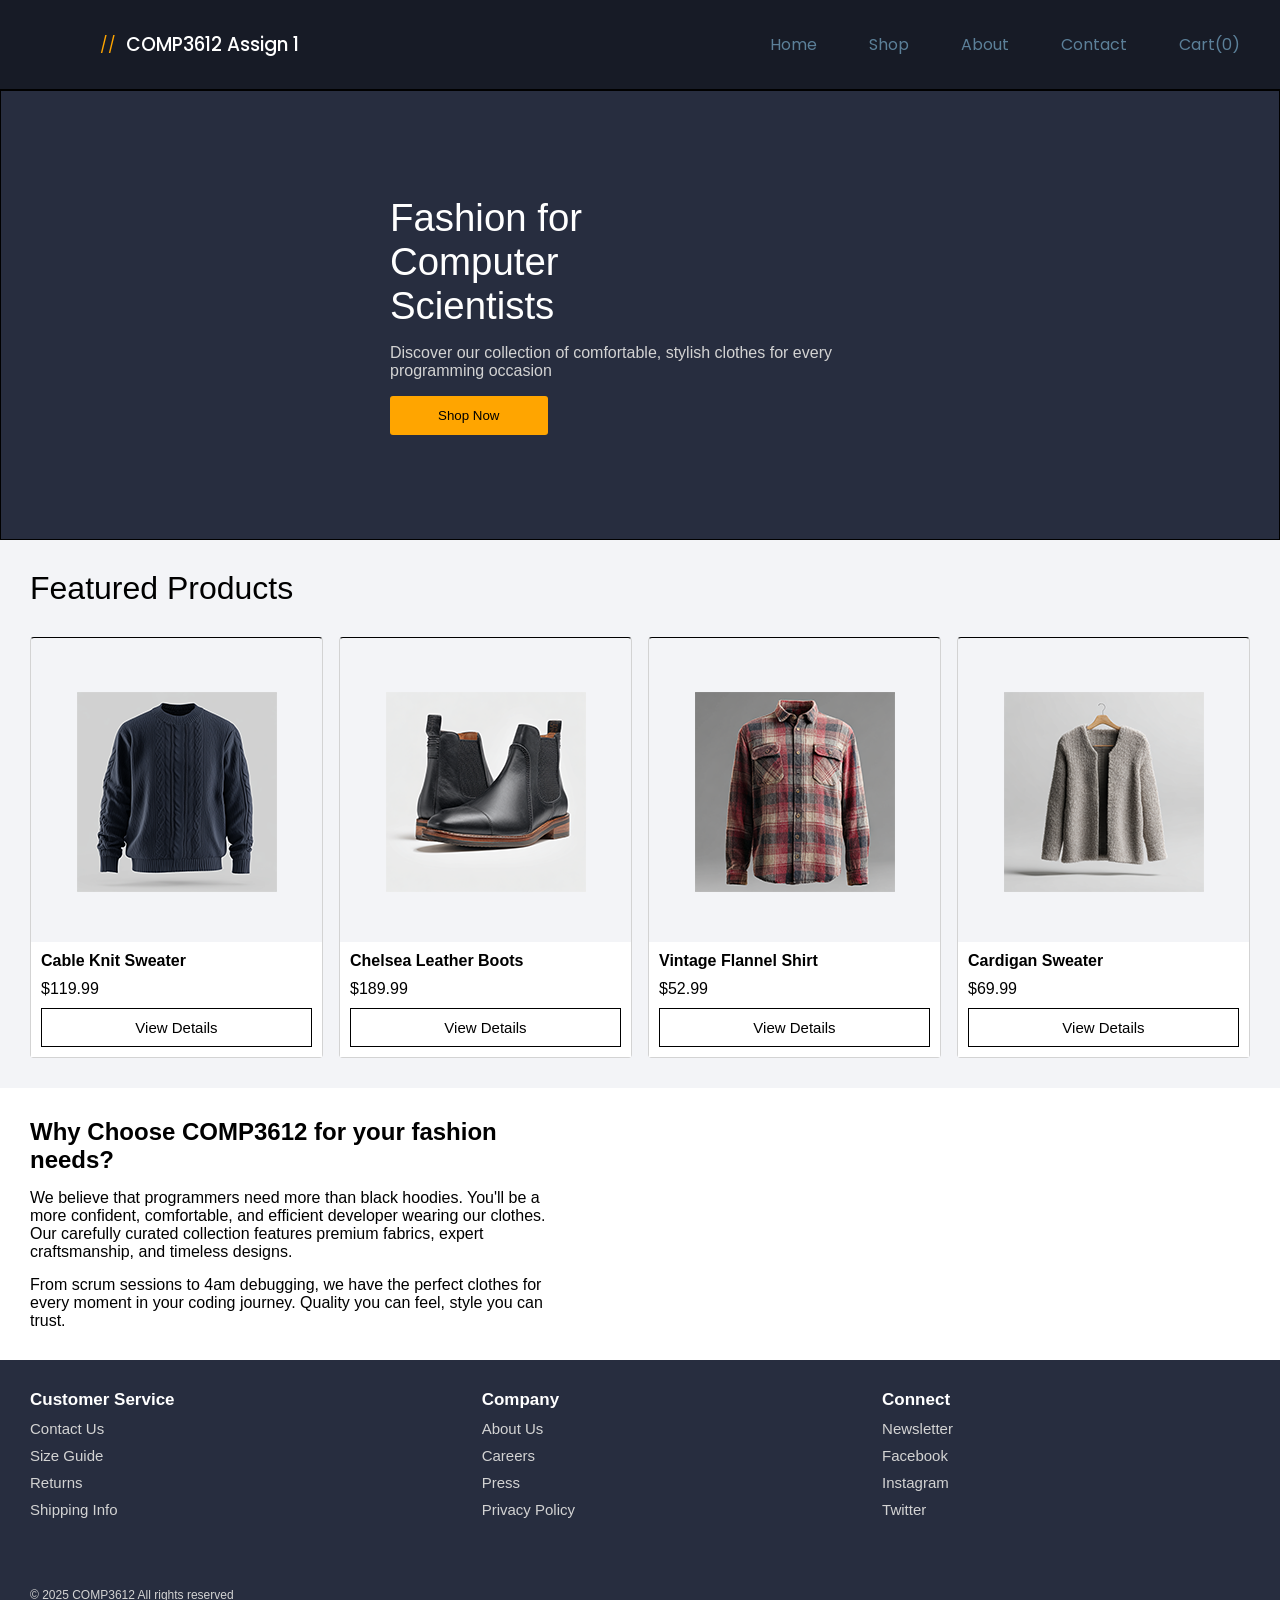
<file: index.html>
<!DOCTYPE html>
<html lang="en">
<head>
    <meta charset="UTF-8">
    <meta name="viewport" content="width=device-width, initial-scale=1.0">
    <title>Home</title>
    <link rel="stylesheet" href="styles.css">
    <link rel="preconnect" href="https://fonts.googleapis.com">
    <link rel="preconnect" href="https://fonts.gstatic.com" crossorigin>
    <link href="https://fonts.googleapis.com/css2?family=Fraunces:ital,opsz,wght@0,9..144,100..900;1,9..144,100..900&family=Poppins:ital,wght@0,100;0,200;0,300;0,400;0,500;0,600;0,700;0,800;0,900;1,100;1,200;1,300;1,400;1,500;1,600;1,700;1,800;1,900&display=swap" rel="stylesheet">
</head>
<body>
    <nav class="nav-bar">
        <div class="nav-title-container">
            <p class="title-slashes">//</p>
            <p class="nav-title">COMP3612 Assign 1</p>
        </div>
        <ul class="nav-items">
            <li><a href="index.html">Home</a></li>
            <li><a href="#">Shop</a></li>
            <li><a href="about.html">About</a></li>
            <li><a href="#">Contact</a></li>
            <li><a href="#">Cart(0)</a></li>
        </ul>
    </nav>
    <main class="home">
        <section class="main-body">
            <div class="main-content">
                <h1 class="main-title">Fashion for Computer Scientists</h1>
                <p class="main-sub">Discover our collection of comfortable, stylish clothes for every programming occasion</p>
                <button class="shop-now">Shop Now</button>
            </div>
        </section>
        <section class="feat-products">
            <h2>Featured Products</h2>
            <div class="products-container">
                <div class="card">
                    <div class="img-container">
                        <img class="card-img" src="data/images/003-small-front.png">
                    </div>
                    <div class="card-details">
                        <p class="card-name">Cable Knit Sweater</p>
                        <p class="card-price">$119.99</p>
                        <a href="product.html">
                            <button class="card-button" >View Details</button>
                        </a>
                    </div>
                </div>
                <div class="card">
                    <div class="img-container">
                        <img class="card-img" src="data/images/008-small-front.png">
                    </div>
                    <div class="card-details">
                        <p class="card-name">Chelsea Leather Boots</p>
                        <p class="card-price">$189.99</p>
                        <button class="card-button">View Details</button>
                    </div>
                </div>
                <div class="card">
                    <div class="img-container">
                        <img class="card-img" src="data/images/011-small-front.png">
                    </div>
                    <div class="card-details">
                        <p class="card-name">Vintage Flannel Shirt</p>
                        <p class="card-price">$52.99</p>
                        <button class="card-button">View Details</button>
                    </div>
                </div>
                <div class="card">
                    <div class="img-container">
                        <img class="card-img" src="data/images/009-small-front.png">
                    </div>
                    <div class="card-details">
                        <p class="card-name">Cardigan Sweater</p>
                        <p class="card-price">$69.99</p>
                        <button class="card-button">View Details</button>
                    </div>
                </div>
            </div>
        </section>
        <section class="text">
            
                <h2>Why Choose COMP3612 for your fashion needs?</h2>
                <p>We believe that programmers need more than black hoodies. You'll be a more confident, comfortable, and efficient developer wearing our clothes. Our carefully curated collection features premium fabrics, expert craftsmanship, and timeless designs.</p>
                <p>From scrum sessions to 4am debugging, we have the perfect clothes for every moment in your coding journey. Quality you can feel, style you can trust.</p>
            
        </section>
    </main>
    <footer>
        <div class="footer-container">
            <p class="footer-header">Customer Service</p>
            <a href="#">Contact Us</a>
            <a href="#">Size Guide</a>
            <a href="#">Returns</a>
            <a href="#">Shipping Info</a>
            <p class="footer-header">Company</p>
            <a href="#">About Us</a>
            <a href="#">Careers</a>
            <a href="#">Press</a>
            <a href="#">Privacy Policy</a>
            <p class="footer-header">Connect</p>
            <a href="#">Newsletter</a>
            <a href="#">Facebook</a>
            <a href="#">Instagram</a>
            <a href="#">Twitter</a>
        </div>
        <p class="footer-note">&copy; 2025 COMP3612 All rights reserved</p>
    </footer>
</body>
</html>
</file>
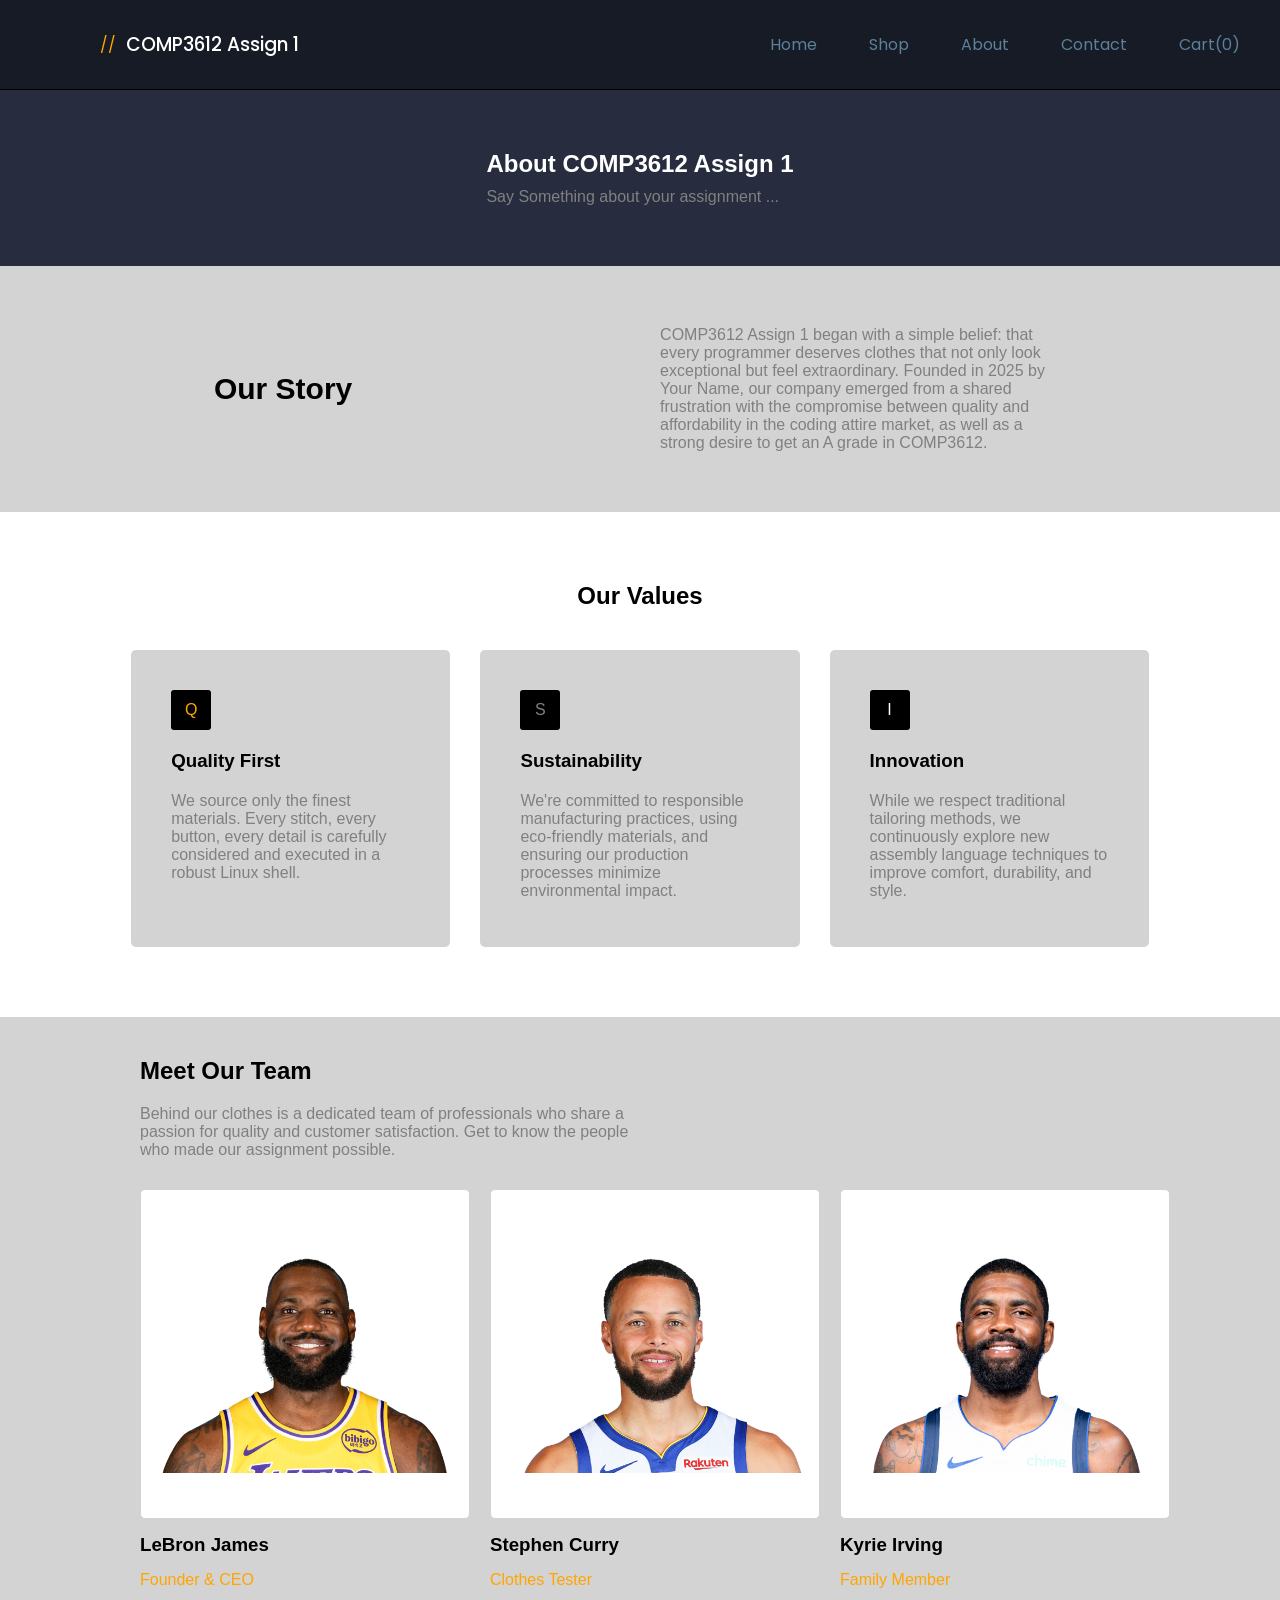
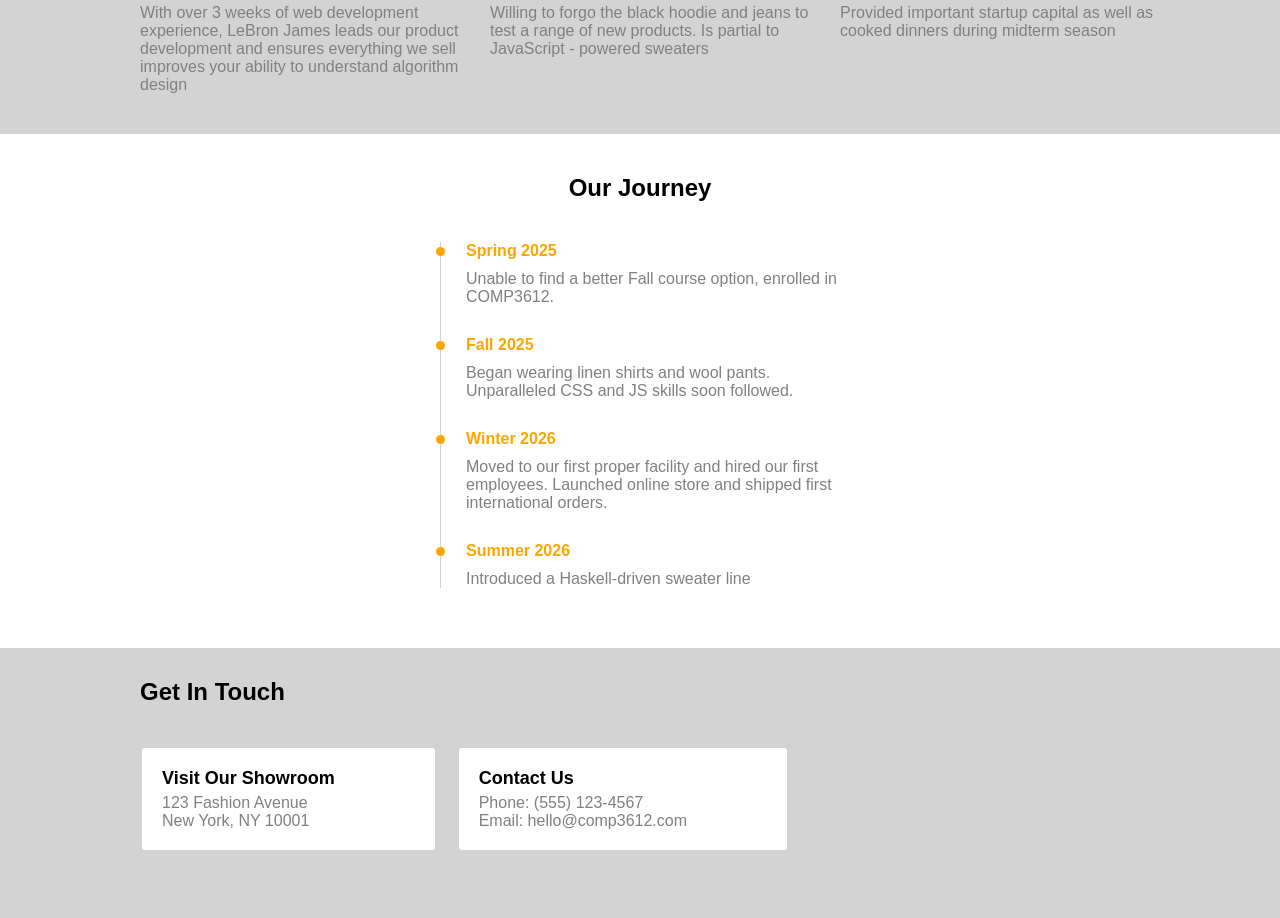
<file: about.html>
<!DOCTYPE html>
<html lang="en">
<head>
    <meta charset="UTF-8">
    <meta name="viewport" content="width=device-width, initial-scale=1.0">
    <title>About</title>
    <link rel="stylesheet" href="styles.css">
    <link rel="preconnect" href="https://fonts.googleapis.com">
    <link rel="preconnect" href="https://fonts.gstatic.com" crossorigin>
    <link href="https://fonts.googleapis.com/css2?family=Fraunces:ital,opsz,wght@0,9..144,100..900;1,9..144,100..900&family=Poppins:ital,wght@0,100;0,200;0,300;0,400;0,500;0,600;0,700;0,800;0,900;1,100;1,200;1,300;1,400;1,500;1,600;1,700;1,800;1,900&display=swap" rel="stylesheet">
</head>
<body>
    <nav class="nav-bar">
        <div class="nav-title-container">
            <p class="title-slashes">//</p>
            <p class="nav-title">COMP3612 Assign 1</p>
        </div>
        <ul class="nav-items">
            <li><a href="index.html">Home</a></li>
            <li><a href="#">Shop</a></li>
            <li><a href="about.html">About</a></li>
            <li><a href="#">Contact</a></li>
            <li><a href="#">Cart(0)</a></li>
        </ul>
    </nav>
    <main class="about-page">
        <section class="about">
            <div class="about-container">
                <h1>About COMP3612 Assign 1</h1>
                <p>Say Something about your assignment ...</p>
            </div>
        </section>
        <section class="our-story">
            <div class="story-container">
                <h2>Our Story</h2>
                <p>COMP3612 Assign 1 began with a simple belief: that every programmer deserves clothes that not only look exceptional but feel extraordinary. Founded in 2025 by Your Name, our company emerged from a shared frustration with the compromise between quality and affordability in the coding attire market, as well as a strong desire to get an A grade in COMP3612.</p>
            </div>
        </section>
        <section class="our-values">
            <h2>Our Values</h2>
            <div class="our-values-container">
                <div class="val-card">
                   <p class="val-quality">Q</p>
                   <h3>Quality First</h3>
                   <p class="val-text">We source only the finest materials. Every stitch, every button, every detail is carefully considered and executed in a robust Linux shell.</p>
                </div>
                <div class="val-card">
                    <p class="val-sustain">S</p>
                    <h3>Sustainability</h3>
                    <p class="val-text">We're committed to responsible manufacturing practices, using eco-friendly materials, and ensuring our production processes minimize environmental impact.</p>
                </div>
                <div class="val-card">
                    <p class="val-innovation">I</p>
                    <h3>Innovation</h3>
                    <p class="val-text">While we respect traditional tailoring methods, we continuously explore new assembly language techniques to improve comfort, durability, and style.</p>
                </div>
            </div>
        </section>
        <section class="meet-our-team">
            <h2>Meet Our Team</h2>
            <p class="team-descrip">Behind our clothes is a dedicated team of professionals who share a passion for quality and customer satisfaction. Get to know the people who made our assignment possible.</p>
            <div class="photo-container">
                <div class="person">
                    <div class="person-photo">
                        <img src="data/images/lebron.png" alt="LeBron James" width="600" height="436">
                    </div>
                    <h3 class="person-name">LeBron James</h3>
                    <p class="person-title">Founder & CEO</p>
                    <p class="person-descrip">With over 3 weeks of web development experience, LeBron James leads our product development and ensures everything we sell improves your ability to understand algorithm design</p>
                </div>
                <div class="person">
                    <div class="person-photo">
                        <img src="data/images/curry.png" alt="Stephen Curry" width="600" height="436">
                    </div>
                    <h3 class="person-name">Stephen Curry</h3>
                    <p class="person-title">Clothes Tester</p>
                    <p class="person-descrip">Willing to forgo the black hoodie and jeans to test a range of new products. Is partial to JavaScript - powered sweaters</p>
                </div>
                <div class="person">
                    <div class="person-photo">
                        <img src="data/images/kyrie.png" alt="Kyrie Irving" width="600" height="436">
                    </div>
                    <h3 class="person-name">Kyrie Irving</h3>
                    <p class="person-title">Family Member</p>
                    <p class="person-descrip">Provided important startup capital as well as cooked dinners during midterm season</p>
                </div>
            </div>
        </section>
        <section class="our-journey">
            <h2>Our Journey</h2>
            <div class="timeline-container">
                <ul class="timeline-list">
                    <li class="timeline-data">
                        <h3 class="timeline-date">Spring 2025</h3>
                        <p class="timeline-text">Unable to find a better Fall course option, enrolled in COMP3612.</p>
                    </li>
                    <li class="timeline-data">
                        <h3 class="timeline-date">Fall 2025</h3>
                        <p class="timeline-text">Began wearing linen shirts and wool pants. Unparalleled CSS and JS skills soon followed.</p>
                    </li>
                    <li class="timeline-data">
                        <h3 class="timeline-date">Winter 2026</h3>
                        <p class="timeline-text">Moved to our first proper facility and hired our first employees. Launched online store and shipped first international orders.</p>
                    </li>
                    <li class="timeline-data">
                        <h3 class="timeline-date">Summer 2026</h3>
                        <p class="timeline-text">Introduced a Haskell-driven sweater line</p>
                    </li>
                </ul>
            </div>
        </section>
        <section class="contact">
            <h2>Get In Touch</h2>
            <div class="contact-container">
                <div class="contact-card">
                    <p class="contact-title">Visit Our Showroom</p>
                    <p class="contact-info">123 Fashion Avenue</p>
                    <p class="contact-info">New York, NY 10001</p>
                </div>
                <div class="contact-card">
                    <p class="contact-title">Contact Us</p>
                    <p class="contact-info">Phone: (555) 123-4567</p>
                    <p class="contact-info">Email: hello@comp3612.com</p>
                </div>
            </div>
        </section>
    </main>
</body>
</html>
</file>
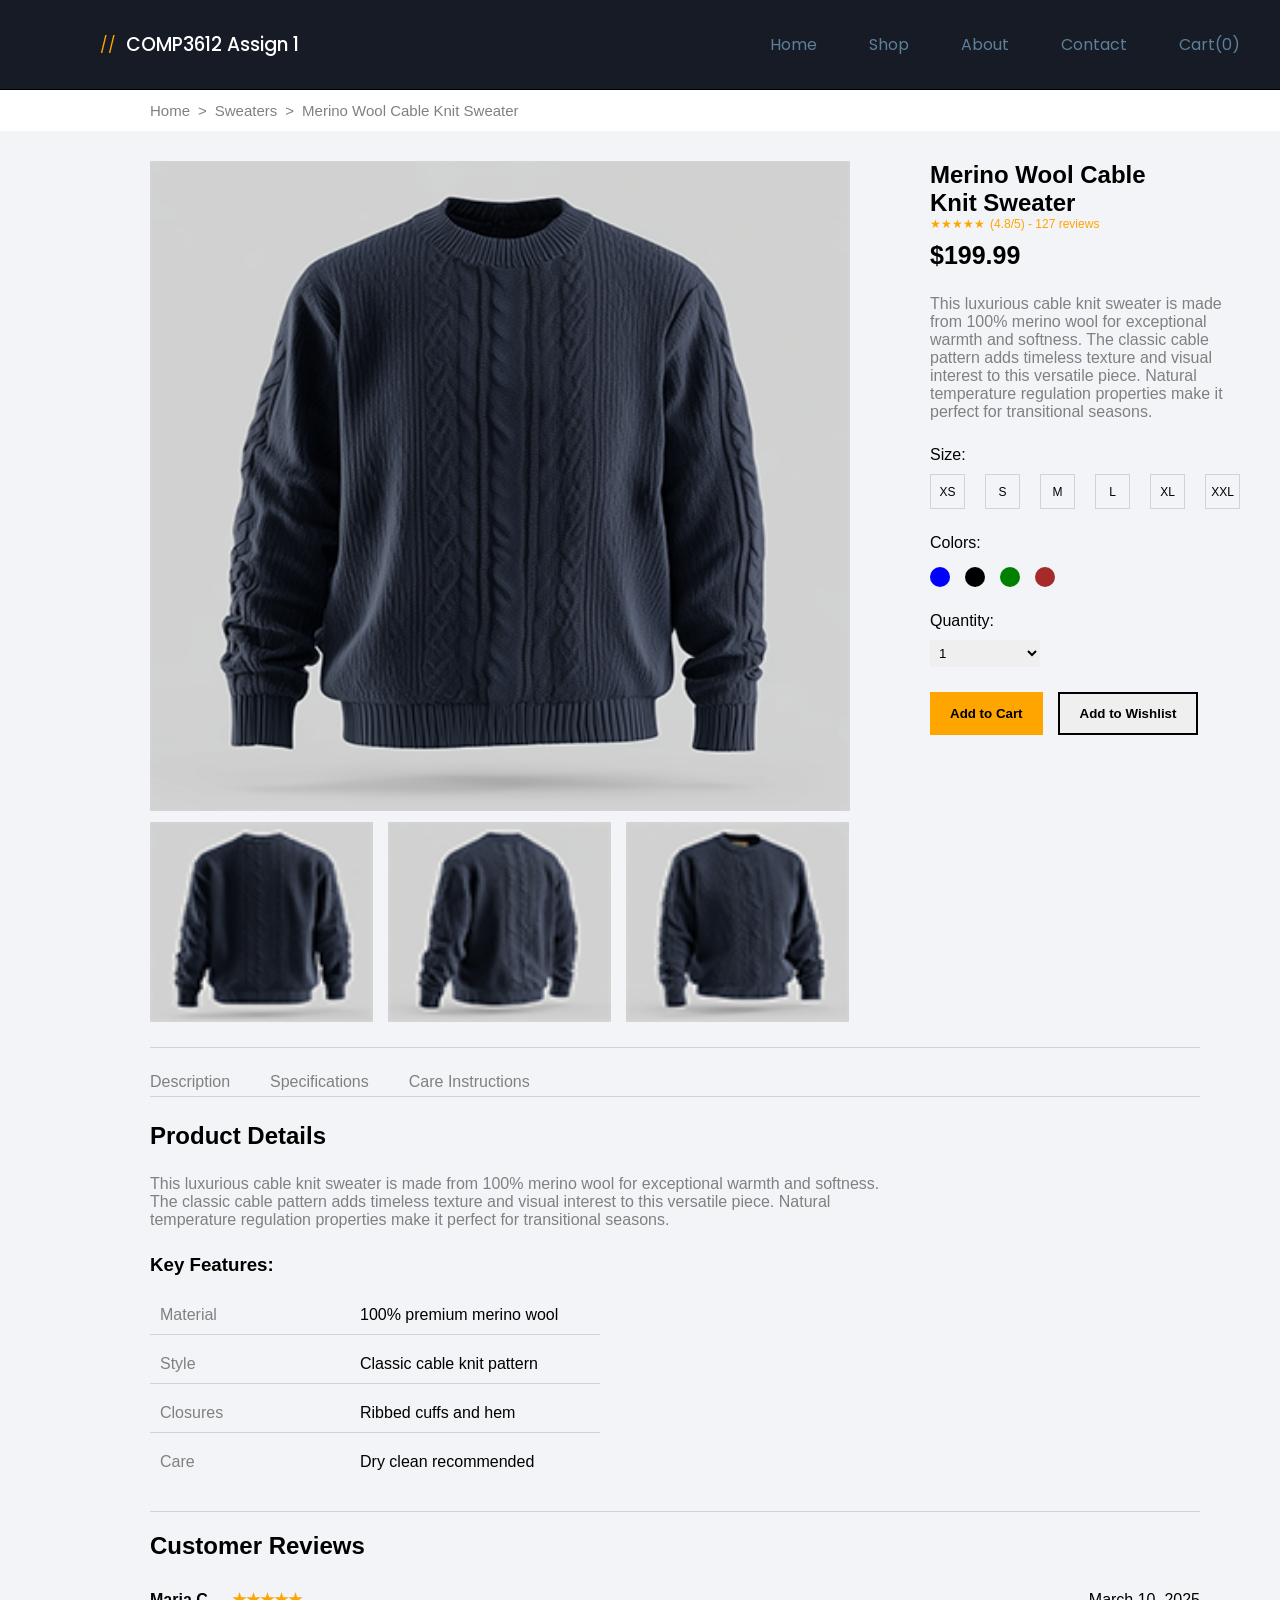
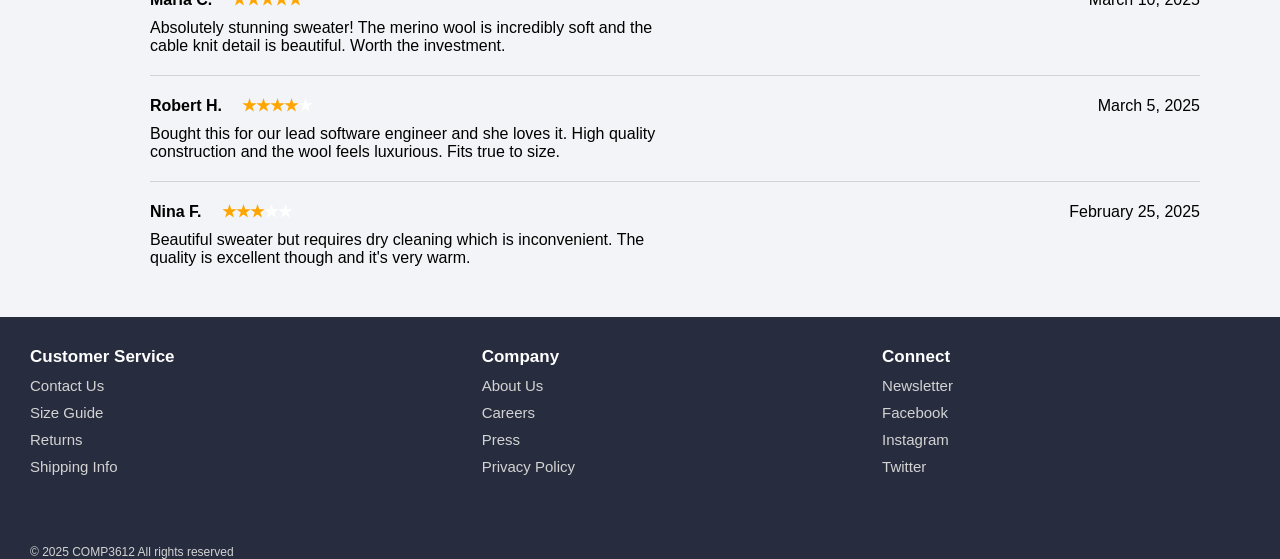
<file: product.html>
<!DOCTYPE html>
<html lang="en">
<head>
    <meta charset="UTF-8">
    <meta name="viewport" content="width=device-width, initial-scale=1.0">
    <link rel="stylesheet" href="styles.css">
    <link rel="preconnect" href="https://fonts.googleapis.com">
    <link rel="preconnect" href="https://fonts.gstatic.com" crossorigin>
    <link href="https://fonts.googleapis.com/css2?family=Fraunces:ital,opsz,wght@0,9..144,100..900;1,9..144,100..900&family=Poppins:ital,wght@0,100;0,200;0,300;0,400;0,500;0,600;0,700;0,800;0,900;1,100;1,200;1,300;1,400;1,500;1,600;1,700;1,800;1,900&display=swap" rel="stylesheet">
    <title>Products</title>
</head>
<body>
    <nav class="nav-bar">
        <div class="nav-title-container">
            <p class="title-slashes">//</p>
            <p class="nav-title">COMP3612 Assign 1</p>
        </div>
        <ul class="nav-items">
            <li><a href="index.html">Home</a></li>
            <li><a href="#">Shop</a></li>
            <li><a href="about.html">About</a></li>
            <li><a href="#">Contact</a></li>
            <li><a href="#">Cart(0)</a></li>
        </ul>
    </nav>
    <nav class="product-path" aria-label="Breadcrumb">
        <ol>
            <li><a href="index.html">Home</a></li>
            <li><a href="#">Sweaters</a></li>
            <li aria-current="page">Merino Wool Cable Knit Sweater</li>
        </ol>
    </nav>
    <main class="product">
        <section class="merino">
            <div class="merino-images">
                <figure>
                    <img src="data/images/003-medium-front.png" class="merino-big">
                    <div class="merino-angles">
                        <img src="data//images/003-thumb-back.png">
                        <img src="data//images/003-thumb-back-angle.png">
                        <img src="data/images/003-thumb-front-angle.png">
                    </div>
                </figure>
            </div>
            <div class="merino-info">
                <h2 class="merino-title">Merino Wool Cable Knit Sweater</h2>
                <div class="rating">
                    <p class="stars">★★★★★</p>
                    <p>(4.8/5) - 127 reviews</p>
                </div>
                <form action="https://www.randyconnolly.com/tests/process.php" method="post">
                    <input type="hidden" name="product" value="Merino Wool Cable Knit Sweater">
                    <p class="price">$199.99</p>
                    <p class="merino-descrip">This luxurious cable knit sweater is made from 100% merino wool for exceptional warmth and softness. The classic cable pattern adds timeless texture and visual interest to this versatile piece. Natural temperature regulation properties make it perfect for transitional seasons.</p>
                    <div class="size">
                        <label>Size:</label>
                        <div class="sizes-container">
                            <p>XS</p>
                            <p>S</p>
                            <p>M</p>
                            <p>L</p>
                            <p>XL</p>
                            <p>XXL</p>
                        </div>
                    </div>
                    <div class="colors">
                        <label>Colors: </label>
                        <div class="color-container">
                            <div class="blue"></div>
                            <div class="black"></div>
                            <div class="green"></div>
                            <div class="brown"></div>
                        </div>
                    </div>
                    <div class="quantity">
                        <label for="quantity">Quantity: </label>
                        <select id="quantity" name="quantity">
                            <option>1</option>
                            <option>2</option>
                            <option>3</option>
                            <option>4</option>
                            <option>5</option>
                        </select>
                    </div>
                    <div class="merino-btns">
                        <button type="submit" class="add-cart">Add to Cart</button>
                        <button type="button" class="add-wish">Add to Wishlist</button>
                    </div>
                </form>
            </div>
        </section>
        <div class="product-info">
            <div class="info-container">
                <button type="button">Description</button>
                <button type="button">Specifications</button>
                <button type="button">Care Instructions</button>
            </div>
        </div>
        <section class="product-details">
            <h2>Product Details</h2>
            <p class="product-descrip">This luxurious cable knit sweater is made from 100% merino wool for exceptional warmth and softness. The classic cable pattern adds timeless texture and visual interest to this versatile piece. Natural temperature regulation properties make it perfect for transitional seasons.</p>
            <div class="key-features">
                <h3>Key Features:</h3>
                <div class="feature">
                    <p>Material</p>
                    <p>100% premium merino wool</p>
                </div>
                <div class="feature">
                    <p>Style</p>
                    <p>Classic cable knit pattern</p>
                </div>
                <div class="feature">
                    <p>Closures</p>
                    <p>Ribbed cuffs and hem</p>
                </div>
                <div class="feature-care">
                    <p>Care</p>
                    <p>Dry clean recommended</p>
                </div>
            </div>
        </section>
        <section class="customer-reviews">
            <h2>Customer Reviews</h2>
            <article class="review-container">
                <div class="reviewer">
                        <p>Maria C.</p>
                        <p class="stars">★★★★★</p>
                        <time datetime="2025-03-10">March 10, 2025</time>
                </div>
                <p class="review-text">Absolutely stunning sweater! The merino wool is incredibly soft and the cable knit detail is beautiful. Worth the investment.</p>
            </article>
            <article class="review-container">
                <div class="reviewer">
                    <p>Robert H.</p>
                      <div class="stars-container">
                        <p class="stars">★★★★</p>
                        <p class="star-black">★</p>
                    </div>
                    <time datetime="2025-03-05">March 5, 2025</time>
                </div>
                <p class="review-text">Bought this for our lead software engineer and she loves it. High quality construction and the wool feels luxurious. Fits true to size.</p>
            </article>
            <article class="review-container-nina">
                <div class="reviewer">
                    <p>Nina F.</p>
                    <div class="stars-container">
                        <p class="stars">★★★</p>
                        <p class="star-black">★★</p>
                    </div>

                    <time datetime="2025-02-25">February 25, 2025</time>
                </div>
                <p class="review-text">Beautiful sweater but requires dry cleaning which is inconvenient. The quality is excellent though and it's very warm.</p>
            </article>
        </section>
    </main>
    <footer>
        <div class="footer-container">
            <p class="footer-header">Customer Service</p>
            <a href="#">Contact Us</a>
            <a href="#">Size Guide</a>
            <a href="#">Returns</a>
            <a href="#">Shipping Info</a>
            <p class="footer-header">Company</p>
            <a href="#">About Us</a>
            <a href="#">Careers</a>
            <a href="#">Press</a>
            <a href="#">Privacy Policy</a>
            <p class="footer-header">Connect</p>
            <a href="#">Newsletter</a>
            <a href="#">Facebook</a>
            <a href="#">Instagram</a>
            <a href="#">Twitter</a>
        </div>
        <p class="footer-note">&copy; 2025 COMP3612 All rights reserved</p>
    </footer>
</body>
</html>
</file>
<file: styles.css>
*{
    box-sizing: border-box;
    margin: 0;
}

body{
    font-family: sans-serif;
    display: flex;
    flex-direction: column;
    min-height: 100vh;
}

main{
    display: flex;
    flex-direction: column;
}

.nav-bar{
    display: flex;
    align-items: center;
    border-bottom: 1px solid black;
    justify-content: space-between;
    width: 100%;
    background-color: #171B26;
    font-family: "Poppins", sans-serif;
    height: 10vh;
}

.nav-items{
    display: flex;
    justify-content: space-between;
    gap: 2rem;
    list-style-type:none;
    margin-right: 30px;
}



.nav-items li a {
    text-decoration: none;
    color: #5C8099;
    border-radius: 5px;
    padding: 7px 10px;
}

.nav-items li a:hover{
    background-color: #34495E;
}

.nav-title-container{
    display: flex;
    align-items: center;
    gap: 10px;
    margin-left: 100px;
}

.title-slashes {
    color: orange;
}

.nav-title{
    color: white;
    font-weight: 500;
    font-size: 1.17rem;
}


.main-body{
    background-color: #272D3F;
    height: 50vh;
    width: 100%;
    border: 1px solid;
    display: flex;
    justify-content: center;
    align-items: center;
}

.main-content{
    display: flex;
    flex-direction: column;
    width: 50vh;
    gap: 1rem;
    margin-right: 50px;
}

.main-title{
    color: white;
    font-weight: 300;
    font-size: 2.4rem;
    width: 50%;
    margin: 0;
    
}
 .main-sub{
    color: lightgray;
    font-weight: 100;
    margin: 0;
 }

 .shop-now{
    background-color: orange;
    border: none;
    border-radius: 3px;
    width: 35%;
    padding: 12px ;
 }

 .feat-products{
    background-color: #f3f4f7;
    padding: 30px;

 }

 .feat-products h2 {
    font-weight: 400;
    margin-bottom: 30px;
    font-size: 2rem;
 }

 .products-container{
    display: grid;
    grid-template-columns: repeat(auto-fit, minmax(min(100%, 250px), 1fr));
    gap: 1rem;
 }


 .card{
    border-radius: 4px;
    border: 1px solid lightgray;
    border-top: 1px solid black;
    padding-top: 4px;
    display: flex;
    flex-direction: column;
    
 }

 .card:hover{
    border: 1px solid black;
    border-top: 3px solid orange;
 }

 .img-container{
    display: flex;
    justify-content: center;
    margin: 50px;
    
 }

.card-details{
    background-color: white;
    padding: 10px;
    display: flex;
    flex-direction: column;
    gap: 10px;
    
}

.card-name{
    font-weight: bold;
}

.card-price{
    font-weight: lighter;
}

.card-button{
    width: 100%;
    border: none;
    padding: 10px;
    cursor: pointer;
    background-color: white;
    border: 1px solid black;
    font-size: 15px;
    
}

.card-button a {
    text-decoration: none;
    color: black;
    font-size: 15px;
}

.card-button:hover{
    a {
        color: white;
    }
    background-color: black;
    color: white;
}

.text{
    padding: 30px;
    display: flex;
    flex-direction: column;
    gap: 15px;
    width: 45%;
}

footer{
    background-color: #272D3F;
    padding: 30px 30px 0px;
    margin-top: auto;
}

.footer-container{
    display: grid;
    grid-auto-flow: column;
    grid-template-rows: repeat(5, auto);
    gap: 10px;
    
}

footer p {
    color: lightgray;
    font-size: 15px;
}

footer a {
    color: lightgray;
    font-size: 15px;
    text-decoration: none;
}

.footer-header{
    color: white;
    font-weight: 600;
    font-size: 17px;
}

.footer-note{
    margin-top: 70px;
    font-size: 12px;
}

.about{
    background-color: #272D3F; 
    display: flex;
    align-items: center;
    flex-direction: column;
    padding: 60px;
    
}

.about h1{
    color: white;
}

.about p{
    color: gray;
}

.about-container{
    display: flex;
    flex-direction: column;
    gap: 10px;
}

.our-story{
    background-color: lightgray;
    padding: 60px;
}

.story-container{
    display: flex;
    justify-content: space-around;
    align-items: center;
    
}

.story-container h2{
    font-size: 30px;
}

.story-container p {
    width: 35%;
    color: gray;
 
}

.our-values{
    padding: 70px;
}

.our-values h2{
    text-align: center;
}

.our-values-container{
    display: grid;
    grid-template-columns: repeat(3, 28%);
    margin-top: 40px;   
    column-gap: 30px;
    justify-content: center;

}

.val-card{
    background-color: lightgray;
    height: 33vh;
    border-radius: 5px;
    display: flex;
    flex-direction: column;
    padding: 40px;
    gap: 20px;
}


.val-text {
    color: gray;
}

.val-quality{
    background-color: black;
    width: 40px;
    aspect-ratio: 1;
    color: orange;
    display: flex;
    justify-content: center;
    align-items: center;
    border-radius: 3px;
}

.val-sustain{
    background-color: black;
    width: 40px;
    aspect-ratio: 1;
    color: gray;
    display: flex;
    justify-content: center;
    align-items: center;
    border-radius: 3px;
}

.val-innovation{
    background-color: black;
    width: 40px;
    aspect-ratio: 1;
    color: white;
    display: flex;
    justify-content: center;
    align-items: center;
    border-radius: 3px;
}

.meet-our-team{
    background-color: lightgray;
    padding: 40px 140px;
}

.team-descrip{
    width: 50%;
    margin: 20px 0px 30px;
    color: gray;
}

.photo-container{
    display: grid;
    grid-template-columns: repeat(3, 33%);
    gap: 20px;
}

.person{
    display: flex;
    flex-direction: column;
    gap: 15px;
    
}

.person-photo{
    display: flex;
    justify-content: center;
    align-items: center;
    background-color: white;
    aspect-ratio: 1;
    overflow: hidden;
    border: 1px solid lightgray;
    border-radius: 5px;
}

.person-photo img{
    display: block;
    max-width: 100%;
    max-height: 100%;
    width: auto;
    height: auto;
    object-fit: contain;
    image-rendering: auto;
}

.person-title{
    color: orange;
    font-weight: 500;
}

.person-descrip{
    color: gray;
}

.our-journey{
    padding: 40px 140px 60px;
}

.our-journey h2{
    text-align: center;
}

.timeline-container{
    display: flex;
    justify-content: center;
    margin-top: 40px;
}

.timeline-list{
    list-style-type: none;
    padding: 0;
    width: 40%;
}


.timeline-data{
    position: relative;
    border-left: 1px solid lightgray;
    padding: 0 0 30px 25px;
}

.timeline-data:last-child{
    padding-bottom: 0;
}


.timeline-data::before{
    content: "";
    position: absolute;
    left: -5px;
    top: 5px;
    width: 9px;
    aspect-ratio: 1;
    border-radius: 50%;
    background-color: orange;
}

.timeline-date{
    font-size: 16px;
    color: orange;
    margin-bottom: 10px;
}

.timeline-text{
    color: gray;
}

.contact{
    background-color: lightgray;
    padding: 30px 140px;
    height: 30vh;
}

.contact-container{
    display: flex;
    gap: 20px;
    margin-top: 40px;
}

.contact-card{
    border: 2px solid lightgray;
    background-color: white;
    padding: 20px;
    padding-right: 100px;
    border-radius: 5px;
}


.contact-title{
    font-weight: bold;
    font-size: 18px;
    margin-bottom: 5px;
}


.contact-info{
    color: gray;
}

.product{
    background-color: #f3f4f7;
    padding: 30px 80px;
}

.product-path{
    background-color: white;
    padding: 12px 80px;
    font-size: 15px;
    color: gray;
}

.product-path ol{
    display: flex;
    gap: 8px;
    list-style: none;
    padding: 0;
}

.product-path a{
    color: gray;
    text-decoration: none;
}

.product-path li + li::before{
    content: ">";
    margin-right: 8px;
}

.merino{
    display: flex;

}



.merino-images{
    margin-right: 40px;
    
}


.merino-angles{
    display: flex;
    gap: 15px;
    margin-top: 7px;
}

.merino-angles img{
    aspect-ratio: 1;
    width: 123px;
}

@media (min-width: 1080px){

    .merino{
        gap: 80px;
    }

    .merino-big{
        width: 700px;
        height: 650px;
        
    }

    .product{
        padding-left: 150px;
    }

    

    .merino-angles img{
        aspect-ratio: 1;
        width: 223px;
        height: 200px;
    }

    .product-path{
        padding: 12px 150px;
    }

    .merino-images{
        margin-right: 0px;
}


}



.merino-title{
    max-width: 240px;
}

.rating{
    display: flex;
    align-items: baseline;
    gap: 5px;
    
}



.rating p{
    color: orange;
    font-size: 12px;
}

.rating .stars{
    padding-left: 0;
}

.merino-descrip{
    max-width: 480px;
    margin-top: 25px;
    margin-bottom: 25px;
    color: gray;
}

.sizes-container{
    display: flex;
    gap: 20px;
    margin-top: 10px;
}

.price{
    font-weight: bold;
    font-size: 25px;
    margin-top: 10px;
}

.sizes-container p {
    border: 1px solid lightgray;
    aspect-ratio: 1;
    width: 35px;
    font-size: 12px;
    display: flex;
    justify-content: center;
    align-items: center;
}

.colors{
    margin-top: 25px;
}

.color-container{
    display: flex;
    gap: 15px;
    margin-top: 15px;
}

.blue{
    background-color: blue;
    width: 20px;
    height: 20px;
    border-radius: 50%;
}

.black{
    background-color: black;
    width: 20px;
    height: 20px;
    border-radius: 50%;
}

.green{
    background-color: green;
    width: 20px;
    height: 20px;
    border-radius: 50%;
}

.brown{
    background-color: brown;
    width: 20px;
    height: 20px;
    border-radius: 50%;
}

.quantity{
    display: flex;
    flex-direction: column;
    margin-top: 25px;
    gap: 10px;
}

.quantity select{
    width: 110px;
    padding: 5px;
    border: none;
    
}

.merino-btns{
    margin-top: 25px;
    display: flex;
    gap: 15px;   
}

.add-cart{
    border: none;
    background-color: orange;
    padding: 12px 20px;
    font-weight: bold;
}

.add-wish{
    border:2px solid black ;
    padding: 12px 20px;
    font-weight: bold;
}

.product-info{
    margin-top: 25px;
    
}

.info-container{
    display: flex;
    align-items: center;
    border-top: 1px solid lightgray;
    border-bottom: 1px solid lightgray;
    gap: 40px;
    padding-top: 20px;
    height: 50px;
}

.info-container button {
    color: gray;
    height: 100%;
    background: none;
    border: none;
    padding: 0;
    font: inherit;
    cursor: pointer;
}

.info-container button:hover{
    color: black;
    border-bottom: 1px solid orange;
}


.product-details{
    margin-top: 25px;
    display: flex;
    flex-direction: column;
    gap: 25px;
}

.product-descrip{
    width: 70%;
    color: gray;

}

.key-features{
    display: flex;
    flex-direction: column;
    gap: 10px;
    width: 50vh;
    
}

.key-features h3{
    padding-bottom: 10px;
}

.feature{
    display: grid;
    grid-template-columns: 200px 1fr;
    border-bottom: 1px solid lightgray;
    padding: 10px;
}

.feature p:first-child{
    color: gray;
}

.feature-care{
    display: grid;
    grid-template-columns: 200px 1fr;

    padding: 10px;
}

.feature-care p:first-child{
    color: gray;
}

.customer-reviews{
    border-top: 1px solid lightgray;
    padding-top: 20px;
    margin-top: 30px;
}

.customer-reviews h2{
    padding-bottom: 10px;
}


.review-container{
    display: flex;
    flex-direction: column;
    gap: 10px;
    border-bottom: 1px solid lightgray;
    padding: 20px 0px;
}

.review-text {
    width: 60vh;
}

.reviewer{
    display: flex;
    align-items: center;
}

.reviewer p {
    font-weight: bold;
}

.stars{
    color: orange;
    padding-left: 20px;
}

.reviewer time{
    margin-left: auto;
}

.review-container-nina{
    display: flex;
    flex-direction: column;
    gap: 10px;
    padding: 20px 0px;
}

.stars-container{
    display: flex;
}

.star-black{
    color: white;
}
</file>
